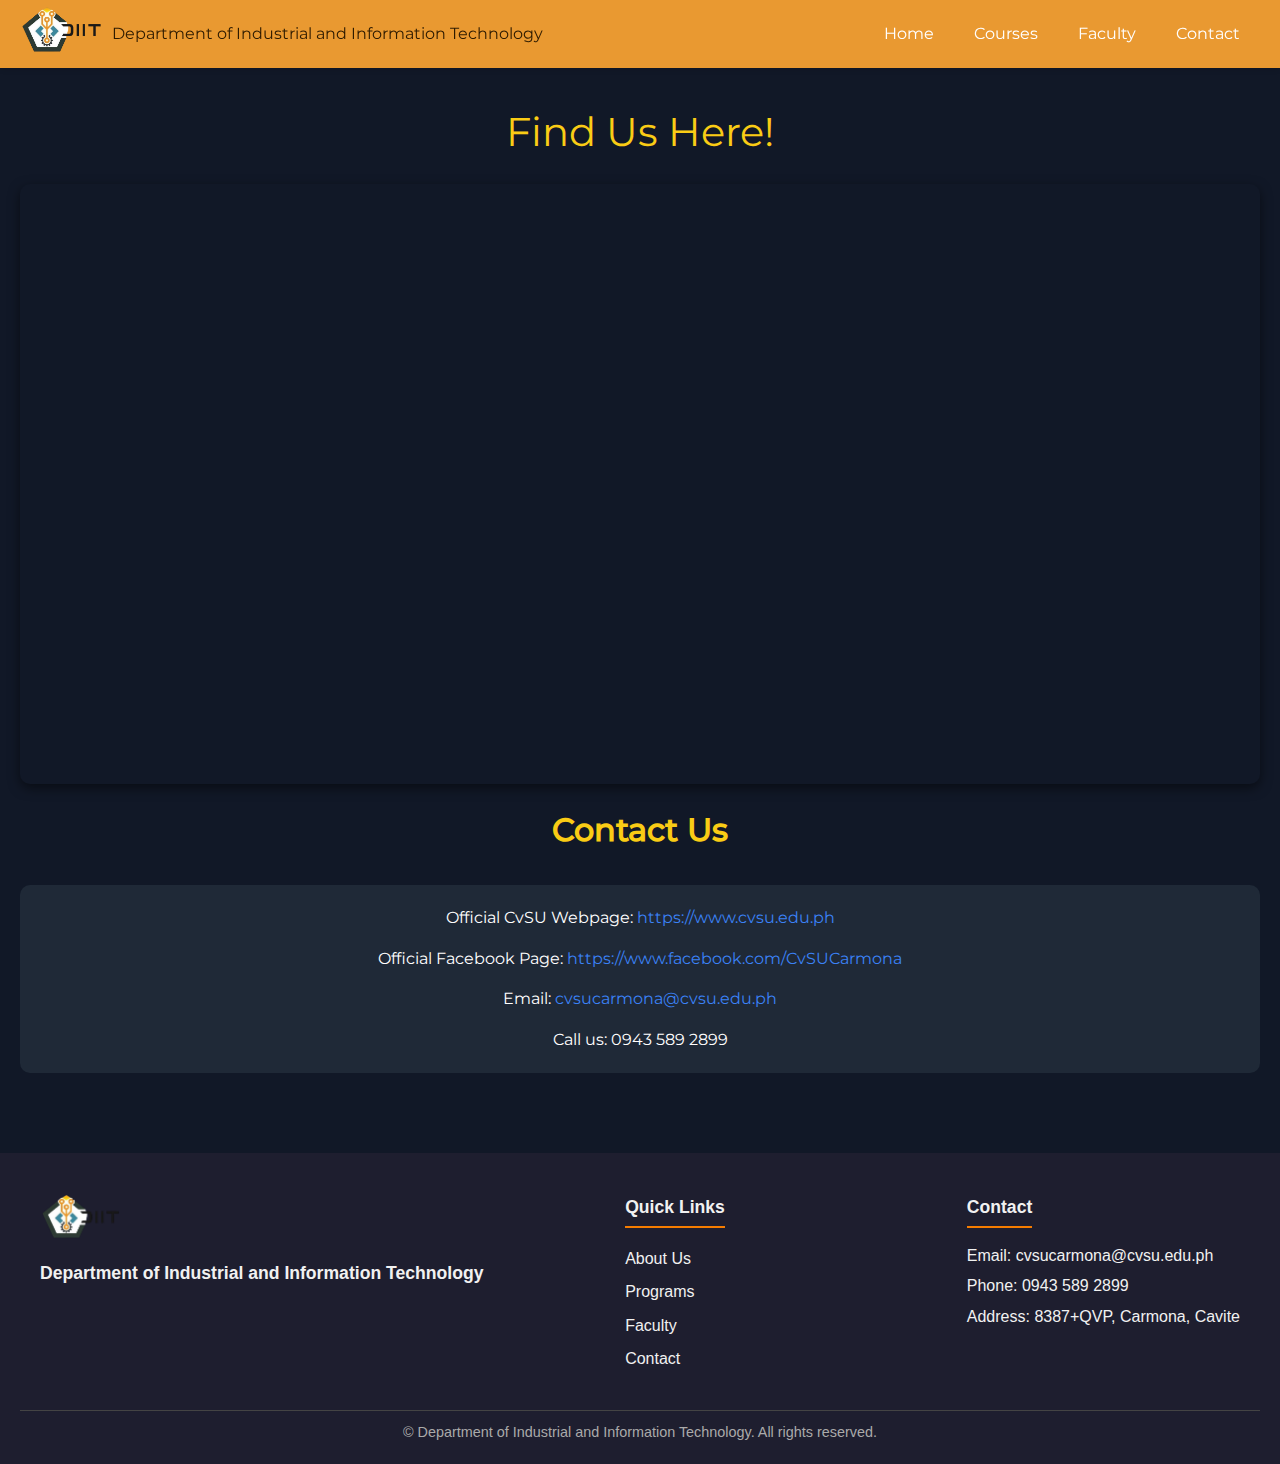
<file: contact.html>
<!DOCTYPE html>
<html lang="en">
<head>
    <meta charset="UTF-8">
    <meta name="viewport" content="width=device-width, initial-scale=1.0">
    <link rel="icon" type="image/jpeg" href="Courses Logo/DIITLogo.png">
    <link rel="stylesheet" href="css/styles.css">
    <title>Contact Us</title>
</head>
<body>


     <!-- navigation bar -->
     <nav class="navbar">
        <div class="logo">
        
            <img src="Courses Logo/DIITLogo.png" alt="Logo" />
            
        </div>
        <div class = "logoName"><p>Department of Industrial and Information Technology</p></div>
      
        <ul>
        <li><a href="index.html"><b></b>Home</a></li>
        <li><a href="Courses.html">Courses</a></li>
        <li><a href="Faculty.html">Faculty</a></li>
        <li><a href="contact.html">Contact</a></li>
      </ul>
    </nav>


      <main>
            <section id="contact" class="contact-section">

                <h3>Find Us Here!</h3>
                <div class="map-container">
                     <!-- iframe for the google maps -->
                <iframe                                 
                    src="https://maps.google.com/maps?width=600&height=400&hl=en&q=Cavite%20State%20University%20-%20Carmona%20Campus&t=&z=14&ie=UTF8&iwloc=B&output=embed"
                    frameborder="0" 
                    allowfullscreen 
                    aria-hidden="false" 
                    tabindex="0">
                </iframe>
                </div>

                <h2>Contact Us</h2>
                <div class="contact-details">
                <div class="contact-item">
                    <strong>Official CvSU Webpage:</strong>
                    <a href="https://www.cvsu.edu.ph" target="_blank" rel="noopener noreferrer">https://www.cvsu.edu.ph</a>
                </div>

                <div class="contact-item">
                    <strong>Official Facebook Page:</strong>
                    <a href="https://www.facebook.com/CvSUCarmona" target="_blank" rel="noopener noreferrer">https://www.facebook.com/CvSUCarmona</a>
                </div>

                <div class="contact-item">
                    <strong>Email:</strong>
                    <a href="mailto:cvsucarmona@cvsu.edu.ph">cvsucarmona@cvsu.edu.ph</a>
                </div>

                <div class="contact-item">
                    <strong>Call us:</strong> 0943 589 2899
                </div>
                </div>

            </section>
    </main>

        <!-- FOOTER -->
    <footer class="site-footer">
        <div class="footer-container">
            <div class="footer-logo">
            <img src="Courses Logo/DIITLogo.png" alt="University Logo" />
            <p> Department of Industrial and Information Technology</p>
            </div>
            
            <div class="footer-links">
            <h4>Quick Links</h4>
                <ul>
                    <li><a href="index.html">About Us</a></li>
                    <li><a href="Courses.html">Programs</a></li>
                    <li><a href="Faculty.html">Faculty</a></li>
                    <li><a href="contact.html">Contact</a></li>
                </ul>
            </div>

        <div class="footer-contact">
            <h4>Contact</h4>
                <p>Email: cvsucarmona@cvsu.edu.ph</p>
                <p>Phone: 0943 589 2899</p>
                <p>Address: 8387+QVP, Carmona, Cavite </p>
            </div>
        </div>
        
        <div class="footer-bottom">
            <p>&copy; Department of Industrial and Information Technology. All rights reserved.</p>
        </div>
    </footer>

    </body>
</html>
</file>
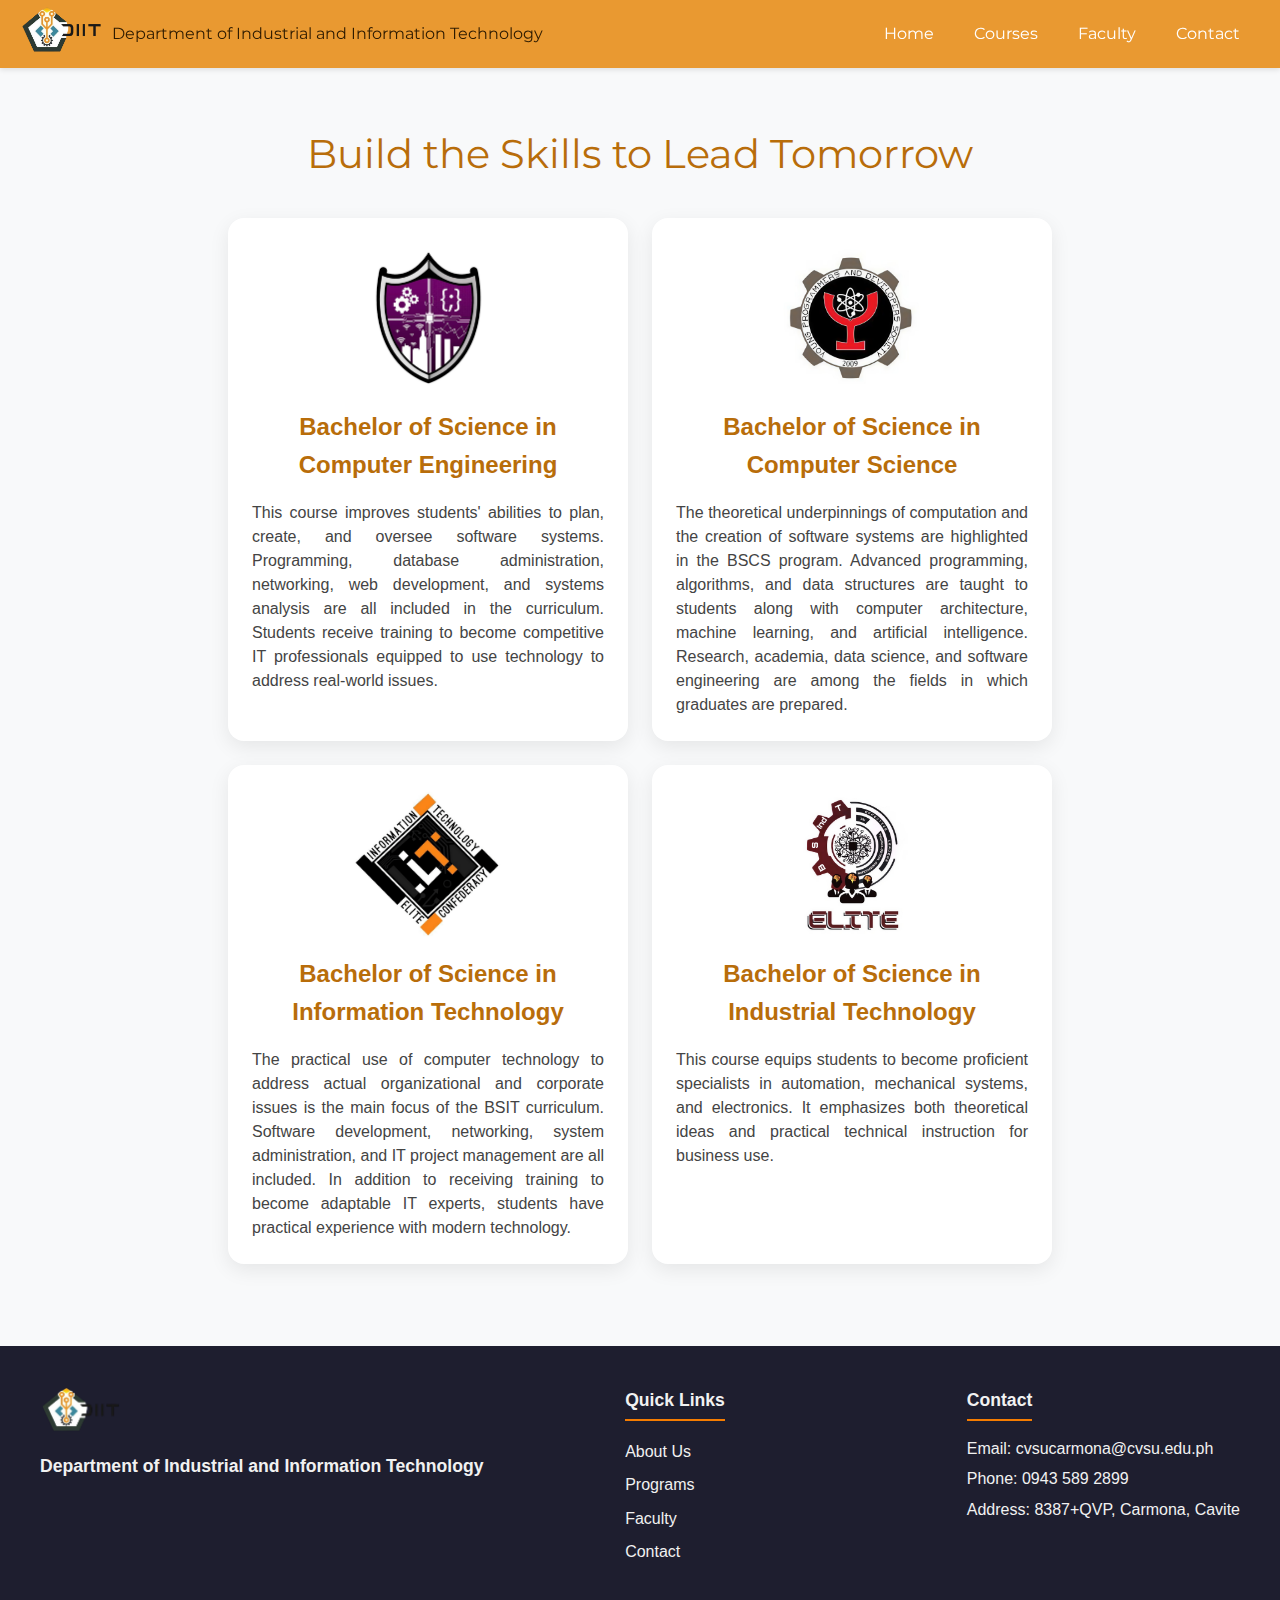
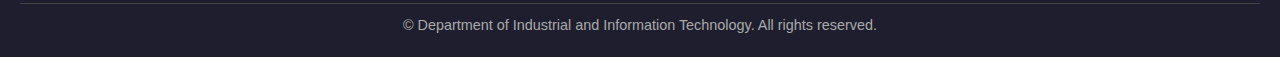
<file: Courses.html>
<!DOCTYPE html>
<html lang="en">
<head>
    <meta charset="UTF-8">
    <meta name="viewport" content="width=device-width, initial-scale=1.0">
    <link rel="icon" type="image/jpeg" href="Courses Logo/DIITLogo.png">
    <link rel="stylesheet" href="css/styles.css">
    <title>Courses</title>
</head>
<body>


     <!-- navigation bar -->
     <nav class="navbar">
        <div class="logo">
        
            <img src="Courses Logo/DIITLogo.png" alt="Logo" />
        </div>
        <div class = "logoName"><p>Department of Industrial and Information Technology</p></div>
            <ul>
                <li><a href="index.html"><b></b>Home</a></li>
                <li><a href="Courses.html">Courses</a></li>
                <li><a href="Faculty.html">Faculty</a></li>
                <li><a href="contact.html">Contact</a></li>
            </ul>
    </nav>


    <main>
    <section id="course-catalog">
        <h2 class="catalog-title">Build the Skills to Lead Tomorrow</h2>
        <div class="course-grid">
        
        <div class="course-card">
            <img src="Courses Logo/SHIELD logo.jpg" alt="Computer Engineering Logo" class="course-logo">
            <h3 class="course-title">Bachelor of Science in Computer Engineering</h3>
            <p class="course-description">
            This course improves students' abilities to plan, create, and oversee software systems. Programming, database administration, networking, web development, and systems analysis are all included in the curriculum. Students receive training to become competitive IT professionals equipped to use technology to address real-world issues.
            </p>
        </div>

        <div class="course-card">
            <img src="Courses Logo/YPADS logo.jpg"Computer Science Logo" class="course-logo">
            <h3 class="course-title">Bachelor of Science in Computer Science</h3>
            <p class="course-description">
            The theoretical underpinnings of computation and the creation of software systems are highlighted in the BSCS program. Advanced programming, algorithms, and data structures are taught to students along with computer architecture, machine learning, and artificial intelligence. Research, academia, data science, and software engineering are among the fields in which graduates are prepared.
            </p>
        </div>

        <div class="course-card">
            <img src="Courses Logo/IT.jpg" alt="Information Technology Logo" class="course-logo">
            <h3 class="course-title">Bachelor of Science in Information Technology</h3>
            <p class="course-description">
            The practical use of computer technology to address actual organizational and corporate issues is the main focus of the BSIT curriculum. Software development, networking, system administration, and IT project management are all included. In addition to receiving training to become adaptable IT experts, students have practical experience with modern technology.
            </p>
        </div>

        <div class="course-card">
            <img src="Courses Logo/ELITE logo.jpg" alt="Industrial Technology Logo" class="course-logo">
            <h3 class="course-title">Bachelor of Science in Industrial Technology</h3>
            <p class="course-description">
            This course equips students to become proficient specialists in automation, mechanical systems, and electronics. It emphasizes both theoretical ideas and practical technical instruction for business use.
            </p>
        </div>

        </div>
    </section>
    </main>



    <footer class="site-footer">
        <div class="footer-container">
            <div class="footer-logo">
            <img src="Courses Logo/DIITLogo.png" alt="University Logo" />
            <p> Department of Industrial and Information Technology</p>
            </div>
            
            <div class="footer-links">
            <h4>Quick Links</h4>
                <ul>
                    <li><a href="index.html">About Us</a></li>
                    <li><a href="Courses.html">Programs</a></li>
                    <li><a href="Faculty.html">Faculty</a></li>
                    <li><a href="contact.html">Contact</a></li>
                </ul>
            </div>

        <div class="footer-contact">
            <h4>Contact</h4>
                <p>Email: cvsucarmona@cvsu.edu.ph</p>
                <p>Phone: 0943 589 2899</p>
                <p>Address: 8387+QVP, Carmona, Cavite </p>
            </div>
        </div>
        
        <div class="footer-bottom">
            <p>&copy; Department of Industrial and Information Technology. All rights reserved.</p>
        </div>
    </footer>

</body>
</html>
</file>
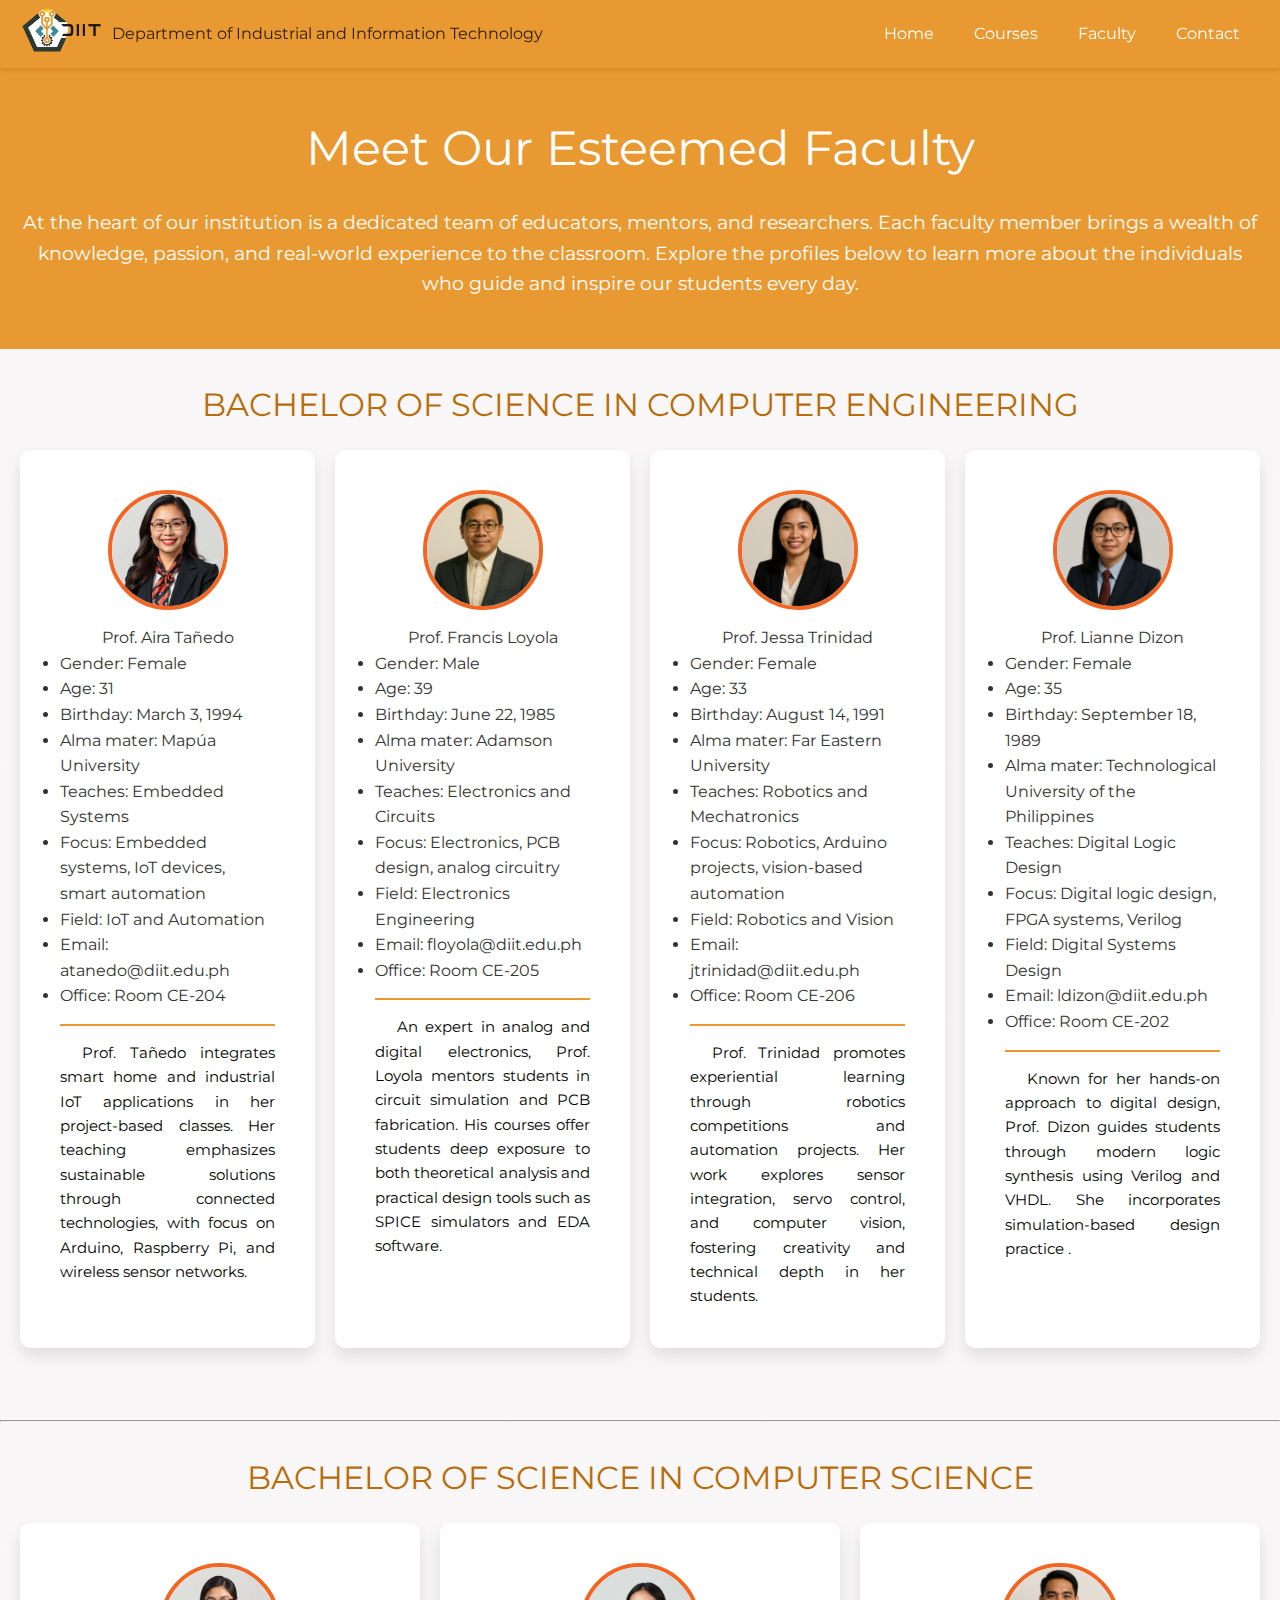
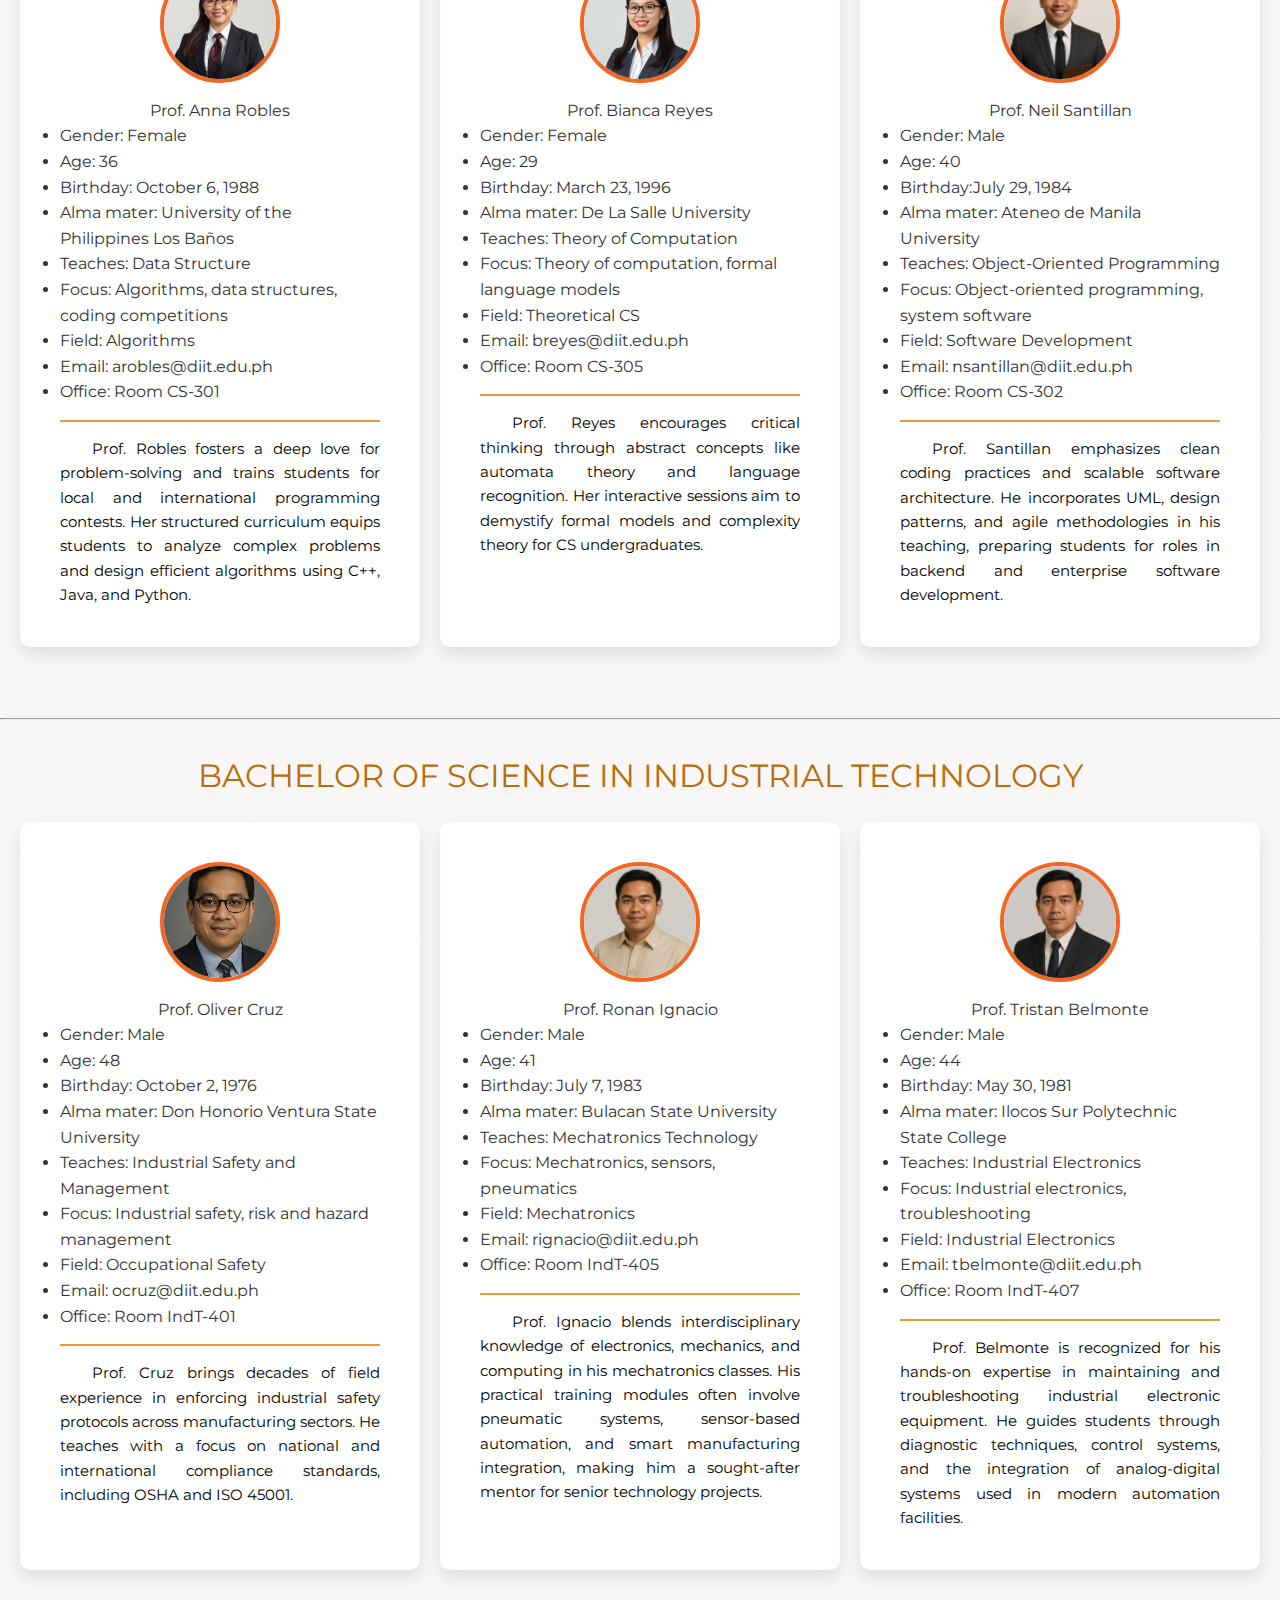
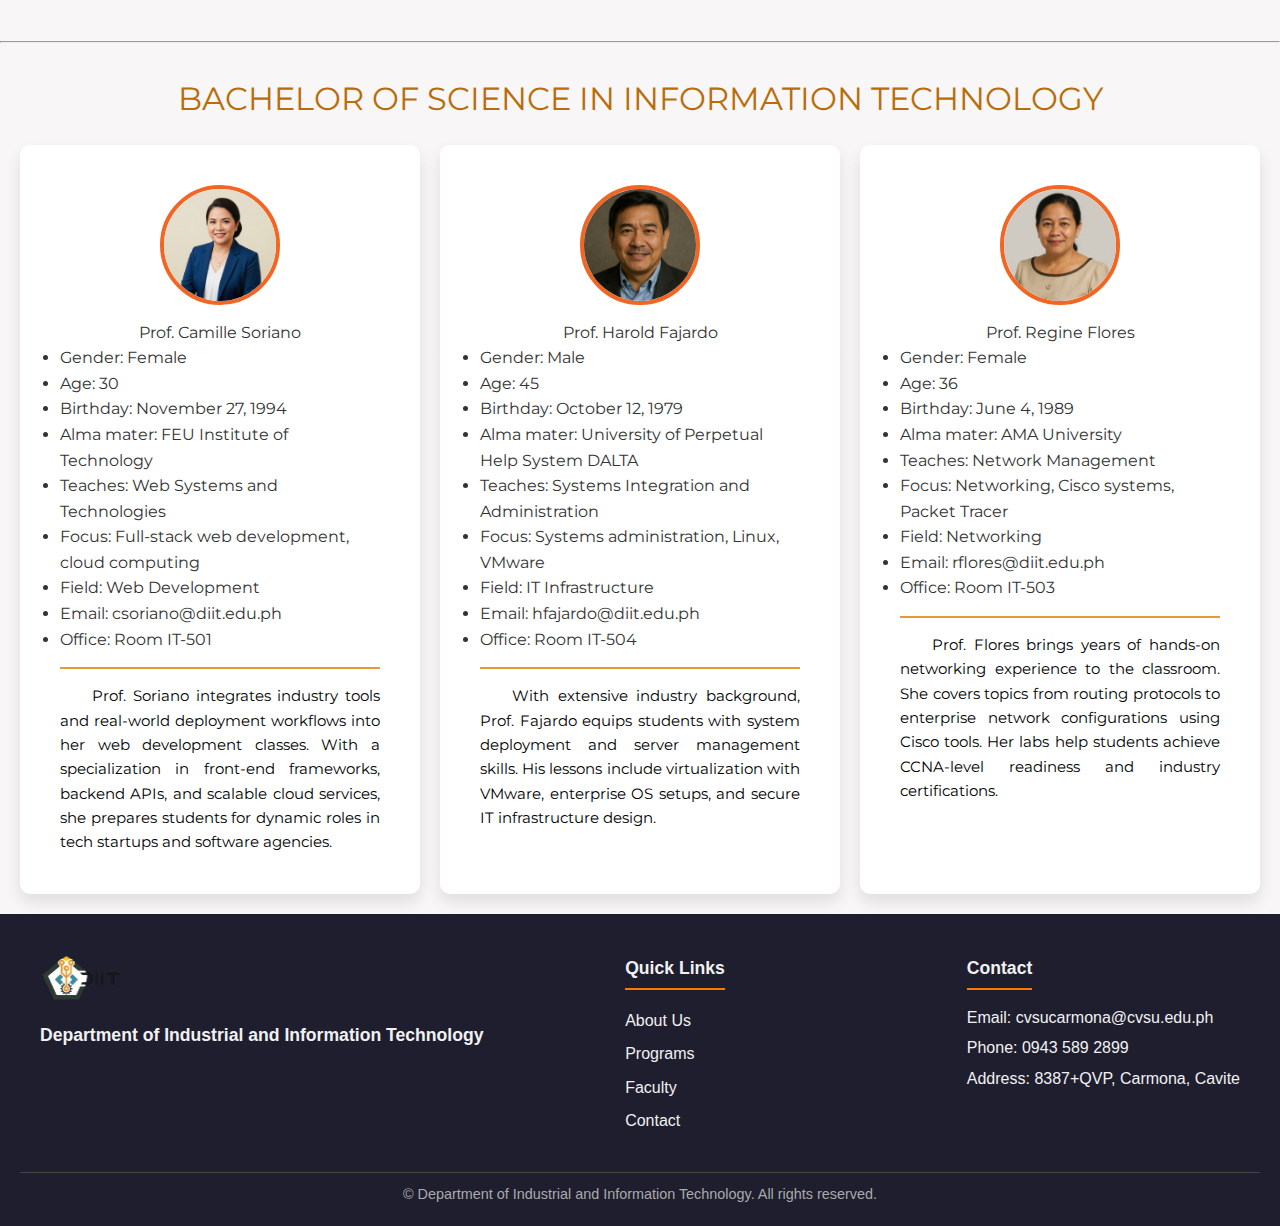
<file: Faculty.html>
<!DOCTYPE html>
<html lang="en">
<head>
    <meta charset="UTF-8">
    <meta name="viewport" content="width=device-width, initial-scale=1.0">
    <link rel="icon" type="image/jpeg" href="Courses Logo/DIITLogo.png">
    <link rel="stylesheet" href="css/styles.css">
    <title>Faculty</title>
</head>
<body>


     <!-- navigation bar -->
     <nav class="navbar">
        <div class="logo">
        
            <img src="Courses Logo/DIITLogo.png" alt="Logo" />
            
        </div>
        <div class = "logoName"><p>Department of Industrial and Information Technology</p></div>
      
        <ul>
        <li><a href="index.html"><b></b>Home</a></li>
        <li><a href="Courses.html">Courses</a></li>
        <li><a href="Faculty.html">Faculty</a></li>
        <li><a href="contact.html">Contact</a></li>
      </ul>
    </nav>

    <header>   <!-- Introduction -->
        <section class="facultymain">
            <h1>Meet Our Esteemed Faculty</h1>
            <p class="faculty-intro">
                At the heart of our institution is a dedicated team of educators, mentors, and researchers.
                Each faculty member brings a wealth of knowledge, passion, and real-world experience to the classroom.
                Explore the profiles below to learn more about the individuals who guide and inspire our students every day.
            </p>
        </section>
    </header>

        <!------------------------------------------------------------ BSCpE Profs ------------------------------------------------------------------->
      <main class = "facultymain">
            <h3 style="text-align: center;"><b>BACHELOR OF SCIENCE IN COMPUTER ENGINEERING</b></h3>
        <div class="cards">
            <div class="card">
                <img src="BSCpE dummy pictures/fac1.jpg" alt="Prof 1" >
                <h4 style="text-align: center;"><b>Prof. Aira Tañedo</b></h4>
                <ul>
                    <li>Gender: Female</li>
                    <li>Age: 31 </li>
                    <li>Birthday: March 3, 1994 </li>
                    <li>Alma mater:  Mapúa University</li>
                    <li>Teaches: Embedded Systems</li>
                    <li>Focus: Embedded systems, IoT devices, smart automation</li>
                    <li>Field: IoT and Automation</li>
                    <li>Email: atanedo@diit.edu.ph</li>
                    <li>Office: Room CE-204</li>
                </ul>
                <hr>
                <p style="text-align: justify; color: black; text-indent: 10%;"> Prof. Tañedo integrates smart home and industrial IoT applications in her project-based classes.
                                                Her teaching emphasizes sustainable solutions through connected technologies, with focus on Arduino, Raspberry Pi, and wireless sensor networks.</p>
            </div>
            <div class="card">
                <img src="BSCpE dummy pictures/fac2.jpg" alt="Prof 1" >
                <h4 style="text-align: center;"><b>Prof. Francis Loyola</b></h4>
                <ul>
                    <li>Gender: Male</li>
                    <li>Age: 39 </li>
                    <li>Birthday: June 22, 1985 </li>
                    <li>Alma mater:  Adamson University</li>
                    <li>Teaches: Electronics and Circuits</li>
                    <li>Focus:  Electronics, PCB design, analog circuitry</li>
                    <li>Field: Electronics Engineering</li>
                    <li>Email: floyola@diit.edu.ph</li>
                    <li>Office: Room CE-205</li>
                </ul>
                <hr>
                <p style="text-align: justify; color: black; text-indent: 10%;"> An expert in analog and digital electronics, Prof. Loyola mentors students in circuit simulation and PCB fabrication. 
                                                His courses offer students deep exposure to both theoretical analysis and practical design tools such as SPICE simulators and EDA software.</p>
            </div>
            <div class="card">
                <img src="BSCpE dummy pictures/fac3.jpg" alt="Prof 1" >
                <h4 style="text-align: center;"><b>Prof. Jessa Trinidad</b></h4>
                <ul>
                    <li>Gender: Female</li>
                    <li>Age: 33 </li>
                    <li>Birthday: August 14, 1991 </li>
                    <li>Alma mater: Far Eastern University</li>
                    <li>Teaches: Robotics and Mechatronics</li>
                    <li>Focus: Robotics, Arduino projects, vision-based automation</li>
                    <li>Field: Robotics and Vision</li>
                    <li>Email: jtrinidad@diit.edu.ph</li>
                    <li>Office: Room CE-206</li>
                </ul>
                <hr>
                <p style="text-align: justify; color: black; text-indent: 10%;"> Prof. Trinidad promotes experiential learning through robotics competitions and automation projects.
                                                        Her work explores sensor integration, servo control, and computer vision, fostering creativity and technical depth in her students.</p>
            </div>
            <div class="card">
                <img src="BSCpE dummy pictures/fac4.jpg" alt="Prof 1">
                <h4 style="text-align: center;"><b>Prof. Lianne Dizon</b></h4>
                <ul>
                    <li>Gender: Female</li>
                    <li>Age: 35 </li>
                    <li>Birthday: September 18, 1989 </li>
                    <li>Alma mater: Technological University of the Philippines</li>
                    <li>Teaches: Digital Logic Design</li>
                    <li>Focus: Digital logic design, FPGA systems, Verilog</li>
                    <li>Field: Digital Systems Design</li>
                    <li>Email: ldizon@diit.edu.ph</li>
                    <li>Office: Room CE-202</li>
                </ul>
                <hr>
                <p style="text-align: justify; color: black; text-indent: 10%;">  Known for her hands-on approach to digital design, Prof. Dizon guides students through modern logic synthesis using Verilog and VHDL. 
                    She incorporates simulation-based design practice .</p>
            </div>
        </div>
        <br>
        <br>
        <hr>

        <!------------------------------------------------------------ BSCS Profs ------------------------------------------------------------------->
        <h3 style="text-align: center;"><b>BACHELOR OF SCIENCE IN COMPUTER SCIENCE</b></h3>
        <div class="cards">
            <div class="card">
                <img src="BSCS dummy pictures/fac1.jpg" alt="Prof 1">
                <h4 style="text-align: center;"><b>Prof. Anna Robles</b></h4>
                <ul>
                    <li>Gender: Female</li>
                    <li>Age: 36 </li>
                    <li>Birthday: October 6, 1988 </li>
                    <li>Alma mater: University of the Philippines Los Baños</li>
                    <li>Teaches: Data Structure</li>
                    <li>Focus: Algorithms, data structures, coding competitions</li>
                    <li>Field: Algorithms</li>
                    <li>Email: arobles@diit.edu.ph</li>
                    <li>Office: Room CS-301</li>
                </ul>
                <hr>
                <p style="text-align: justify; color: black; text-indent: 10%;"> Prof. Robles fosters a deep love for problem-solving and trains students for local and international programming contests. 
                    Her structured curriculum equips students to analyze complex problems and design efficient algorithms using C++, Java, and Python.</p>
            </div>
            <div class="card">
                <img src="BSCS dummy pictures/fac2.jpg" alt="Prof 1" >
                <h4 style="text-align: center;"><b>Prof. Bianca Reyes</b></h4>
                <ul>
                    <li>Gender: Female</li>
                    <li>Age: 29 </li>
                    <li>Birthday: March 23, 1996 </li>
                    <li>Alma mater: De La Salle University</li>
                    <li>Teaches: Theory of Computation</li>
                    <li>Focus: Theory of computation, formal language models</li>
                    <li>Field: Theoretical CS</li>
                    <li>Email: breyes@diit.edu.ph</li>
                    <li>Office: Room CS-305</li>
                </ul>
                <hr>
                <p style="text-align: justify; color: black; text-indent: 10%;"> Prof. Reyes encourages critical thinking through abstract concepts like automata theory and language recognition. 
                    Her interactive sessions aim to demystify formal models and complexity theory for CS undergraduates.</p>
            </div>
            <div class="card">
                <img src="BSCS dummy pictures/fac3.jpg" alt="Prof 1" >
                <h4 style="text-align: center;"><b>Prof. Neil Santillan</b></h4>
                <ul>
                    <li>Gender: Male</li>
                    <li>Age: 40 </li>
                    <li>Birthday:July 29, 1984  </li>
                    <li>Alma mater: Ateneo de Manila University</li>
                    <li>Teaches: Object-Oriented Programming</li>
                    <li>Focus: Object-oriented programming, system software</li>
                    <li>Field: Software Development</li>
                    <li>Email: nsantillan@diit.edu.ph</li>
                    <li>Office: Room CS-302</li>
                </ul>
                <hr>
                <p style="text-align: justify; color: black; text-indent: 10%;">Prof. Santillan emphasizes clean coding practices and scalable software architecture.
                    He incorporates UML, design patterns, and agile methodologies in his teaching, preparing students for roles in backend and enterprise software development.</p>
            </div>
        </div>
        <br>
        <br>
        <hr>

           <!------------------------------------------------------------ BSINDT Profs ------------------------------------------------------------------->
        <h3 style="text-align: center;"><b>BACHELOR OF SCIENCE IN INDUSTRIAL TECHNOLOGY</b></h3>
        <div class="cards">
            <div class="card">
                <img src="BSIndT dummy pictures/fac1.jpg" alt="Prof 1">
                <h4 style="text-align: center;"><b>Prof. Oliver Cruz</b></h4>
                <ul>
                    <li>Gender: Male</li>
                    <li>Age: 48 </li>
                    <li>Birthday: October 2, 1976 </li>
                    <li>Alma mater: Don Honorio Ventura State University</li>
                    <li>Teaches: Industrial Safety and Management</li>
                    <li>Focus: Industrial safety, risk and hazard management</li>
                    <li>Field: Occupational Safety</li>
                    <li>Email: ocruz@diit.edu.ph</li>
                    <li>Office: Room IndT-401</li>
                </ul>
                <hr>
                <p style="text-align: justify; color: black; text-indent: 10%;"> Prof. Cruz brings decades of field experience in enforcing industrial safety protocols across manufacturing sectors.
                    He teaches with a focus on national and international compliance standards, including OSHA and ISO 45001.</p>
            </div>
            <div class="card">
                <img src="BSIndT dummy pictures/fac2.jpg" alt="Prof 1" >
                <h4 style="text-align: center;"><b>Prof. Ronan Ignacio</b></h4>
                <ul>
                    <li>Gender: Male</li>
                    <li>Age: 41 </li>
                    <li>Birthday: July 7, 1983 </li>
                    <li>Alma mater: Bulacan State University</li>
                    <li>Teaches: Mechatronics Technology</li>
                    <li>Focus: Mechatronics, sensors, pneumatics</li>
                    <li>Field: Mechatronics</li>
                    <li>Email: rignacio@diit.edu.ph</li>
                    <li>Office: Room IndT-405</li>
                </ul>
                <hr>
                <p style="text-align: justify; color: black; text-indent: 10%;"> Prof. Ignacio blends interdisciplinary knowledge of electronics, mechanics, and computing in his mechatronics classes.
                    His practical training modules often involve pneumatic systems, sensor-based automation, and smart manufacturing integration, making him a sought-after mentor for senior technology projects.</p>
            </div>
            <div class="card">
                <img src="BSIndT dummy pictures/fac3.jpg" alt="Prof 1">
                <h4 style="text-align: center;"><b>Prof. Tristan Belmonte</b></h4>
                <ul>
                    <li>Gender: Male</li>
                    <li>Age: 44 </li>
                    <li>Birthday: May 30, 1981</li>
                    <li>Alma mater: Ilocos Sur Polytechnic State College</li>
                    <li>Teaches: Industrial Electronics</li>
                    <li>Focus: Industrial electronics, troubleshooting</li>
                    <li>Field: Industrial Electronics</li>
                    <li>Email: tbelmonte@diit.edu.ph</li>
                    <li>Office: Room IndT-407</li>
                </ul>
                <hr>
                <p style="text-align: justify; color: black; text-indent: 10%;">Prof. Belmonte is recognized for his hands-on expertise in maintaining and troubleshooting industrial electronic equipment.
                    He guides students through diagnostic techniques, control systems, and the integration of analog-digital systems used in modern automation facilities.</p>
            </div>
            </div>
        <br>
        <br>
        <hr>

        
           <!------------------------------------------------------------ BSIT Profs ------------------------------------------------------------------->
        <h3 style="text-align: center;"><b>BACHELOR OF SCIENCE IN INFORMATION TECHNOLOGY</b></h3>
        <div class="cards">
            <div class="card">
                <img src="BSIT dummy pictures/fac1.jpg" alt="Prof 1" >
                <h4 style="text-align: center;"><b>Prof. Camille Soriano</b></h4>
                <ul>
                    <li>Gender: Female</li>
                    <li>Age: 30 </li>
                    <li>Birthday: November 27, 1994</li>
                    <li>Alma mater: FEU Institute of Technology</li>
                    <li>Teaches: Web Systems and Technologies</li>
                    <li>Focus: Full-stack web development, cloud computing</li>
                    <li>Field: Web Development</li>
                    <li>Email: csoriano@diit.edu.ph</li>
                    <li>Office: Room IT-501</li>
                </ul>
                <hr>
                <p style="text-align: justify; color: black; text-indent: 10%;"> Prof. Soriano integrates industry tools and real-world deployment workflows into her web development classes. 
                    With a specialization in front-end frameworks, backend APIs, and scalable cloud services, she prepares students for dynamic roles in tech startups and software agencies.</p>
            </div>
            <div class="card">
                <img src="BSIT dummy pictures/fac2.jpg" alt="Prof 1">
                <h4 style="text-align: center;"><b>Prof. Harold Fajardo</b></h4>
                <ul>
                    <li>Gender: Male</li>
                    <li>Age: 45 </li>
                    <li>Birthday: October 12, 1979</li>
                    <li>Alma mater: University of Perpetual Help System DALTA</li>
                    <li>Teaches: Systems Integration and Administration</li>
                    <li>Focus: Systems administration, Linux, VMware</li>
                    <li>Field: IT Infrastructure</li>
                    <li>Email: hfajardo@diit.edu.ph</li>
                    <li>Office: Room IT-504</li>
                </ul>
                <hr>
                <p style="text-align: justify; color: black; text-indent: 10%;">With extensive industry background, Prof. Fajardo equips students with system deployment and server management skills.
                    His lessons include virtualization with VMware, enterprise OS setups, and secure IT infrastructure design.</p>
            </div>
            <div class="card">
                <img src="BSIT dummy pictures/fac3.jpg" alt="Prof 1">
                <h4 style="text-align: center;"><b>Prof. Regine Flores</b></h4>
                <ul>
                    <li>Gender: Female</li>
                    <li>Age: 36 </li>
                    <li>Birthday: June 4, 1989 </li>
                    <li>Alma mater: AMA University</li>
                    <li>Teaches: Network Management</li>
                    <li>Focus: Networking, Cisco systems, Packet Tracer</li>
                    <li>Field: Networking</li>
                    <li>Email: rflores@diit.edu.ph</li>
                    <li>Office: Room IT-503</li>
                </ul>
                <hr>
                <p style="text-align: justify; color: black; text-indent: 10%;">Prof. Flores brings years of hands-on networking experience to the classroom.
                    She covers topics from routing protocols to enterprise network configurations using Cisco tools. Her labs help students achieve CCNA-level readiness and industry certifications.</p>
            </div>
            </div>
    </section>
    </main>

              <!------------------------------------------------------------ FOOTER ------------------------------------------------------------------->
            <footer class="site-footer">
            <div class="footer-container">
                <div class="footer-logo">
                <img src="Courses Logo/DIITLogo.png" alt="University Logo" />
                <p> Department of Industrial and Information Technology</p>
                </div>
                
                <div class="footer-links">
                <h4>Quick Links</h4>
                    <ul>
                        <li><a href="index.html">About Us</a></li>
                        <li><a href="Courses.html">Programs</a></li>
                        <li><a href="Faculty.html">Faculty</a></li>
                        <li><a href="contact.html">Contact</a></li>
                    </ul>
                </div>

            <div class="footer-contact">
                <h4>Contact</h4>
                    <p>Email: cvsucarmona@cvsu.edu.ph</p>
                    <p>Phone: 0943 589 2899</p>
                    <p>Address: 8387+QVP, Carmona, Cavite </p>
                </div>
            </div>
            
            <div class="footer-bottom">
                <p>&copy; Department of Industrial and Information Technology. All rights reserved.</p>
            </div>
        </footer>

    </body>
</html>
</file>
<file: css/styles.css>
* {
    margin: 0;
    padding: 0;
    box-sizing: border-box;
}

body {
    background: #ffffff;
    color: #333;
    line-height: 1.6;
    background: linear-gradient(rgba(244, 241, 241, 0.627));
    padding-top: 60px;
    font-family: "Montserrat";
    width: 100%;
    overflow-x: hidden;
}

/* Smooth scrolling for navigation */
html {
    scroll-behavior: smooth;
    width: 100%;
    overflow-x: hidden;
}

/* ==========  FONTS ========= */
@font-face {
    font-family: 'Montserrat';
    src: url('../Fonts/Montserrat/static/Montserrat-Regular.ttf') format('truetype');
    font-weight: 900;
    font-style: normal;
}

@font-face {
    font-family: 'Montserrat Bold';
    src: url("../Fonts/Montserrat/static/Montserrat-Medium.ttf") format('truetype');
    font-weight: 100;
    font-style: normal;
}

/* ==========  NAVIGATION BAR ======== */
.navbar {
    display: flex;
    align-items: center;
    justify-content: space-between;
    background-color: #e99931;
    padding: 0 20px;
    height: 68px;
    position: fixed;
    top: 0;
    left: 0;
    right: 0;
    z-index: 1000;
    box-shadow: 0 2px 5px rgba(0, 0, 0, 0.1);
    width: 100%;
}

.logo img {
    height: 50px;
    margin-right: 10px;
    margin-left: 0px;
}

.navbar ul {
    list-style-type: none;
    display: flex;
    margin: 0;
    padding: 0;
    justify-content: flex-end;
    flex: 1;
}

.navbar a {
    color: white;
    text-decoration: none;
    padding: 15px 20px;
    display: block;
    text-align: center;
    font-size: 16px;
}

.navbar a:hover {
    background-color: hsl(34, 81%, 45%);
}

.logoName {
    color: #2e1b00;
    font-size: 16px;
}

/* ==========  HERO SECTION ======== */
header.hero {
    position: relative;
    height: 100vh;
    background: 
        linear-gradient(to bottom, rgba(0, 0, 0, 0.4), rgba(0, 0, 0, 0.95)),
        url("../backgrounds/hero-bg.jpg") no-repeat center center / cover;
    background-attachment: fixed; /* Restored pseudo parallax */
    display: flex;
    align-items: stretch;
    justify-content: center;
    overflow: hidden;
    min-height: 500px;
}

.overlay {
    position: sticky; /* Restored sticky positioning for parallax */
    top: 0;
    height: 100vh;
    width: 100%;
    display: flex;
    flex-direction: column;
    justify-content: center;
    align-items: center;
    text-align: center;
    z-index: 2;
    pointer-events: none;
    padding: 20px;
}

.overlay h1 {
    color: white;
    font-size: 120px; /* Doubled from 120px original */
    font-family: 'Montserrat', sans-serif;
    text-align: center;
    text-shadow: 0 0 2px rgba(255, 255, 255, 0.8),
                0 0 4px rgba(255, 255, 255, 0.6),
                0 0 6px rgba(255, 255, 255, 0.4);
    transform: translateY(-40px); /* Restored original transform */
    margin-bottom: 20px;
}

.overlay h2 {
    font-family: 'Montserrat';
    color: white;
    font-size: 40px; /* Doubled from 20px */
}

.overlay h2::after {
    background: none;
}

/* ==========  QUOTE SECTION ======== */
.quote {
    background-color: hsl(0, 0%, 100%);
    text-align: center;
    padding: 70px 20px;
    font-size:25px;
    color: hsl(34, 90%, 38%);
    font-family: 'Montserrat';
}

h2 {
    text-align: center;
    margin-bottom: 30px;
    font-size: 2rem;
    color: #000000;
    position: relative;
    font-family: 'Montserrat Bold';
}

/* ==========  SLIDER  ======== */
.slider-wrapper {
    display: flex;
    align-items: center;
    justify-content: center;
    gap: 40px;
    padding: 40px 20px;
    width: 100%;
    max-width: 1400px;
    margin: 0 auto;
    flex-direction: row; /* Side by side on desktop */
}

.slider-section {
    overflow: hidden;
    height: 400px;
    width: 100%;
    max-width: 600px;
    flex: 1;
    box-shadow: 0 8px 16px rgba(0, 0, 0, 0.2);
    border-radius: 10px;
}

.slider {
    display: flex;
    height: 100%;
    width: 800%;
    animation: continuousSlide 30s linear infinite;
    will-change: transform;
}

.slider img {
    width: calc(100% / 8); /* Properly scale each image within the 800% width */
    height: 100%;
    object-fit: cover;
    flex-shrink: 0;
    border-radius: 4px;
}

.slider-description {
    flex: 1;
    max-width: 500px;
    font-family: 'Montserrat', sans-serif;
    text-align: left;
    padding: 0 20px;
    display: flex;
    flex-direction: column;
    justify-content: center;
}

.slider-description h2 {
    white-space: normal;
    transform: none;
    font-size: 3rem;
    margin-bottom: 20px;
    color: hsl(34, 90%, 40%);
    line-height: 1.2;
}

.slider-description p {
    font-size: 1.4rem;
    line-height: 1.6;
    color: #666;
}

/* ==================================  COURSES  ================================ */
.heading-with-button {
    display: flex;
    justify-content: center;
    align-items: center;
    gap: 20px;
    flex-wrap: wrap;
    margin-bottom: 30px;
    padding: 0 20px;
}

.modern-button {
    font-family: 'Montserrat', sans-serif;
    font-size: 16px;
    background-color: #ffffff;
    color: #e99931;
    font-weight: 600;
    padding: 10px 16px;
    border: 3px solid #e99931;
    border-radius: 25px;
    text-decoration: none;
    transition: all 0.3s ease;
    box-shadow: 0 4px 12px rgba(0, 0, 0, 0.1);
    transform: translateY(-5px);
}

.modern-button:hover {
    background-color: #e99931;
    color: white;
    transform: translateY(-2px);
    box-shadow: 0 6px 18px rgba(0, 0, 0, 0.15);
    border: 3px solid white;
}

.courses-section {
    background-color: #e99931;
    padding: 40px 0;
    margin-top: 30px;
    width: 100%;
    text-align: center;
}

.course-logos {
    display: flex;
    justify-content: center;
    align-items: center;
    gap: 30px;
    flex-wrap: wrap;
    margin-top: 20px;
    padding: 0 20px;
}

.course-logos img {
    height: 150px;
    width: auto;
    transition: transform 0.3s;
    cursor: pointer;
    border-radius: 20px;
}

.course-logos img:hover {
    transform: scale(1.05);
}

.courses-container {
    max-width: 100%;
    margin: 0 auto;
    padding: 20px;
}

.courses-container h2 {
    color: #fff;
    font-family: "Montserrat";
    font-size: 2.5rem;
}

.caption {
    color: white;
    font-size: 1.2rem;
    padding: 0 20px;
}

/* ==================================  Faculty  ================================ */
.faculty {
    padding: 40px 20px;
    background-color: #f9f9f9;
    text-align: center;
}

.faculty h2 {
    font-size: 2.5rem;
    margin-bottom: 20px;
    font-family: "Montserrat";
    color: hsl(34, 90%, 40%);
}

.faculty-card {
    flex: 0 0 auto;
    width: 200px;
    text-align: center;
    background: #ffffff;
    border-radius: 10px;
    padding: 20px;
    margin-right: 20px;
    box-shadow: 0 4px 6px rgba(0, 0, 0, 0.1);
}

.faculty-card img {
    width: 120px;
    height: 120px;
    border-radius: 50%;
    border: 4px solid #f26522;
    margin: 10px auto;
    object-fit: cover;
    background: linear-gradient(45deg, #667eea, #764ba2);
}

.faculty-card h4 {
    margin: 10px 0 5px;
    font-size: 1rem;
}

.faculty-card p {
    font-size: 0.9rem;
    color: #444;
}

/* Slider animation */
@keyframes scrollSlider {
    0% {
        transform: translateX(0%);
    }
    100% {
        transform: translateX(-100%);
    }
}

@keyframes continuousSlide {
    0% { transform: translateX(0); }
    100% { transform: translateX(-30%); }
}

.slider:hover {
    animation-play-state: paused;
    transform: scale(1.02);
    box-shadow: 0 5px 10px rgba(0, 0, 0, 0.2);
}

/* ==================================  FACULTY FILE ================================ */
.cards {
    display: grid;
    grid-template-columns: repeat(auto-fit, minmax(280px, 1fr));
    gap: 20px;
    margin: 20px;
    align-items: stretch;
}

.facultymain h3 {
    font-size: 2rem;
    color: hsl(34, 90%, 38%);
    margin-top: 30px;
    text-align: center;
    padding: 0 20px;
}

.card {
    background: white;
    padding: 40px;
    border-radius: 10px;
    box-shadow: 0 8px 16px rgba(0,0,0,0.1);
    transition: all 0.3s ease;
}

.card img {
    width: 120px;
    height: 120px;
    border-radius: 50%;
    display: block;
    margin: 0 auto 15px;
    border: 4px solid #f26522;
    object-fit: cover;
}

.card:hover {
    background: white;
    transform: translateY(-5px);
    box-shadow: 0 12px 24px rgba(0, 0, 0, 0.2);
}

.card h3 {
    color: #333;
    margin-bottom: 15px;
    font-size: 1.2rem;
    text-align: center;
}

.card hr {
    border: none;
    height: 2px;
    background: #e99931;
    margin: 15px 0;
}

.card p {
    color: #666;
    font-size: 0.95rem;
    line-height: 1.6;
    text-align: center;
}

.facultymain h1 {
    text-align: center;
    font-size: 3rem;
    padding-top: 50px;
    color: white;
    background-color: #e99931;
    margin: 0;
}

.faculty-intro {
    width: 100%;
    padding: 20px;
    font-size: 1.2rem;
    color: white;
    line-height: 1.6;
    text-align: center;
    background-color: #e99931;
    box-sizing: border-box;
    padding-bottom: 50px;
}

/*=====================================COURSE CATALOG================================== */
#course-catalog {
    padding: 2rem 1rem;
    background-color: #f8f9fa;
    font-family: 'Segoe UI', Tahoma, Geneva, Verdana, sans-serif;
}

.catalog-title {
    text-align: center;
    font-size: 2.5rem;
    margin-bottom: 2rem;
    color: hsl(34, 90%, 38%);
    font-family: "Montserrat";
    margin-top: 30px;
    padding: 0 20px;
}

.course-grid {
    display: flex;
    flex-wrap: wrap;
    gap: 1.5rem;
    justify-content: center;
    margin-bottom: 50px;
    padding: 0 20px;
}

.course-card {
    background-color: #fff;
    border-radius: 1rem;
    box-shadow: 0 6px 20px rgba(0, 0, 0, 0.08);
    padding: 1.5rem;
    max-width: 400px;
    width: 100%;
    transition: transform 0.3s, box-shadow 0.3s;
}

.course-card:hover {
    transform: translateY(-5px);
    box-shadow: 0 12px 24px rgba(0, 0, 0, 0.1);
}

.course-logo {
    width: 150px;
    height: 150px;
    object-fit: contain;
    margin: 0 auto 1rem;
    display: block;
}

.course-title {
    text-align: center;
    font-size: 1.5rem;
    font-weight: bold;
    color: hsl(34, 90%, 38%);
    margin-bottom: 1rem;
}

.course-description {
    text-align: justify;
    color: #444;
    font-size: 1rem;
    line-height: 1.5;
}

/*=====================================CONTACT US================================== */
.contact-section {
    background-color: #111827;
    color: white;
    padding: 40px 20px;
    text-align: center;
}

.contact-section h2 {
    margin-top: 20px;
    font-size: 2rem;
    margin-bottom: 30px;
    color: #facc15;
}

.contact-section h3 {
    font-size: 2.5rem;
    margin-bottom: 20px;
    color: #facc15;
}

.contact-details {
    max-width: 100%;
    margin: 0 auto 40px auto;
    display: flex;
    flex-direction: column;
    gap: 15px;
    background-color: #1f2937;
    padding: 20px;
    border-radius: 10px;
}

.contact-item {
    font-size: 1rem;
    line-height: 1.6;
}

.contact-item a {
    color: #3b82f6;
    text-decoration: none;
}

.contact-item a:hover {
    text-decoration: underline;
}

.map-container {
    max-width: 100%;
    height: 600px;
    border-radius: 10px;
    overflow: hidden;
    box-shadow: 0 4px 12px rgba(0, 0, 0, 0.5);
    margin: 20px 0;
}

.map-container iframe {
    width: 100%;
    height: 100%;
    border: 0;
}

/*=====================================FOOTER ================================== */
.site-footer {
    background-color: #1e1e2f;
    color: #f1f1f1;
    padding: 40px 20px 20px;
    font-family: 'Segoe UI', sans-serif;
}

.footer-container {
    display: flex;
    flex-wrap: wrap;
    justify-content: space-between;
    max-width: 1200px;
    margin: auto;
    gap: 30px;
}

.footer-logo img {
    width: 80px;
    height: auto;
    margin-bottom: 10px;
}

.footer-logo p {
    font-weight: bold;
    font-size: 1.1rem;
}

.footer-links,
.footer-contact {
    min-width: 200px;
}

.footer-links h4,
.footer-contact h4 {
    margin-bottom: 10px;
    font-size: 1.1rem;
    border-bottom: 2px solid #f57c00;
    padding-bottom: 5px;
    display: inline-block;
}

.footer-links ul {
    list-style: none;
    padding: 0;
}

.footer-links ul li {
    margin: 8px 0;
}

.footer-links ul li a {
    color: #f1f1f1;
    text-decoration: none;
    transition: color 0.3s;
}

.footer-links ul li a:hover {
    color: #f57c00;
}

.footer-contact p {
    margin: 5px 0;
}

.footer-bottom {
    text-align: center;
    border-top: 1px solid #444;
    margin-top: 30px;
    padding-top: 10px;
    font-size: 0.9rem;
    color: #aaa;
}

/* ==========  MOBILE RESPONSIVE DESIGN ========== */
@media (max-width: 768px) {
    body {
        padding-top: 70px;
    }
    
    .navbar {
        height: 70px;
        padding: 0 15px;
        flex-wrap: wrap;
    }
    
    .navbar ul {
        flex-direction: row;
        gap: 5px;
        flex-wrap: wrap;
    }
    
    .navbar a {
        padding: 10px 8px;
        font-size: 14px;
    }
    
    .logo img {
        height: 40px;
    }
    
    .logoName {
        font-size: 14px;
    }
    
    .overlay h1 {
        font-size: 5rem; /* Larger but still mobile-friendly */
        transform: translateY(-20px); /* Maintained some transform */
        margin-bottom: 15px;
    }
    
    .overlay h2 {
        font-size: 2.4rem; /* Doubled from 1.2rem */
    }
    
    .quote {
        font-size: 1.1rem;
        padding: 30px 15px;
    }
    
    .slider-wrapper {
        flex-direction: column; /* Stack vertically on mobile */
        gap: 20px;
        padding: 20px 15px;
    }
    
    .slider-section {
        height: 250px;
        width: 100%;
        max-width: 100%;
    }
    
    .slider-description {
        text-align: center;
        padding: 0 10px;
        max-width: 100%;
    }
    
    .slider-description h2 {
        font-size: 1.8rem;
        margin-bottom: 15px;
    }
    
    .slider-description p {
        font-size: 1.1rem;
    }
    
    .courses-container h2 {
        font-size: 2rem;
    }
    
    .course-logos {
        gap: 20px;
        padding: 0 15px;
    }
    
    .course-logos img {
        height: 100px;
    }
    
    .faculty h2 {
        font-size: 2rem;
    }
    
    .cards {
        grid-template-columns: 1fr;
        margin: 15px;
        gap: 15px;
    }
    
    .facultymain h1 {
        font-size: 2rem;
        padding-top: 30px;
    }
    
    .facultymain h3 {
        font-size: 1.5rem;
    }
    
    .faculty-intro {
        font-size: 1rem;
        padding: 15px;
        padding-bottom: 30px;
    }
    
    .catalog-title {
        font-size: 2rem;
        margin-bottom: 1.5rem;
    }
    
    .course-grid {
        gap: 1rem;
        padding: 0 15px;
    }
    
    .course-card {
        padding: 1rem;
    }
    
    .course-logo {
        width: 120px;
        height: 120px;
    }
    
    .course-title {
        font-size: 1.3rem;
    }
    
    .course-description {
        font-size: 0.9rem;
    }
    
    .contact-section {
        padding: 30px 15px;
    }
    
    .contact-section h2 {
        font-size: 1.8rem;
    }
    
    .contact-section h3 {
        font-size: 2rem;
    }
    
    .contact-details {
        padding: 15px;
    }
    
    .map-container {
        height: 300px;
        margin: 15px 0;
    }
    
    .footer-container {
        flex-direction: column;
        gap: 20px;
    }
    
    .footer-links,
    .footer-contact {
        min-width: auto;
        text-align: center;
    }
}

/* Extra small devices */
@media (max-width: 480px) {
    .navbar {
        height: auto;
        min-height: 60px;
        padding: 10px;
    }
    
    .navbar ul {
        width: 100%;
        justify-content: center;
    }
    
    .navbar a {
        padding: 8px 6px;
        font-size: 12px;
    }
    
    /* Hero section mobile adjustments - disable parallax for mobile performance */
    header.hero {
        background-attachment: scroll;
    }
    
    .overlay {
        position: static;
    }
    
    .overlay h1 {
        font-size: 4rem; /* Still large but fits on small screens */
    }
    
    .overlay h2 {
        font-size: 2rem;
    }
    
    .quote {
        font-size: 1rem;
        padding: 20px 10px;
    }
    
    .slider-section {
        height: 200px;
    }
    
    .slider-description h2 {
        font-size: 1.5rem;
    }
    
    .slider-description p {
        font-size: 1rem;
    }
    
    .courses-container h2 {
        font-size: 1.8rem;
    }
    
    .course-logos img {
        height: 80px;
    }
    
    .faculty h2 {
        font-size: 1.8rem;
    }
    
    .facultymain h1 {
        font-size: 1.8rem;
    }
    
    .catalog-title {
        font-size: 1.8rem;
    }
    
    .course-title {
        font-size: 1.2rem;
    }
    
    .contact-section h2 {
        font-size: 1.6rem;
    }
    
    .contact-section h3 {
        font-size: 1.8rem;
    }
    
    .map-container {
        height: 250px;
    }
}
</file>
